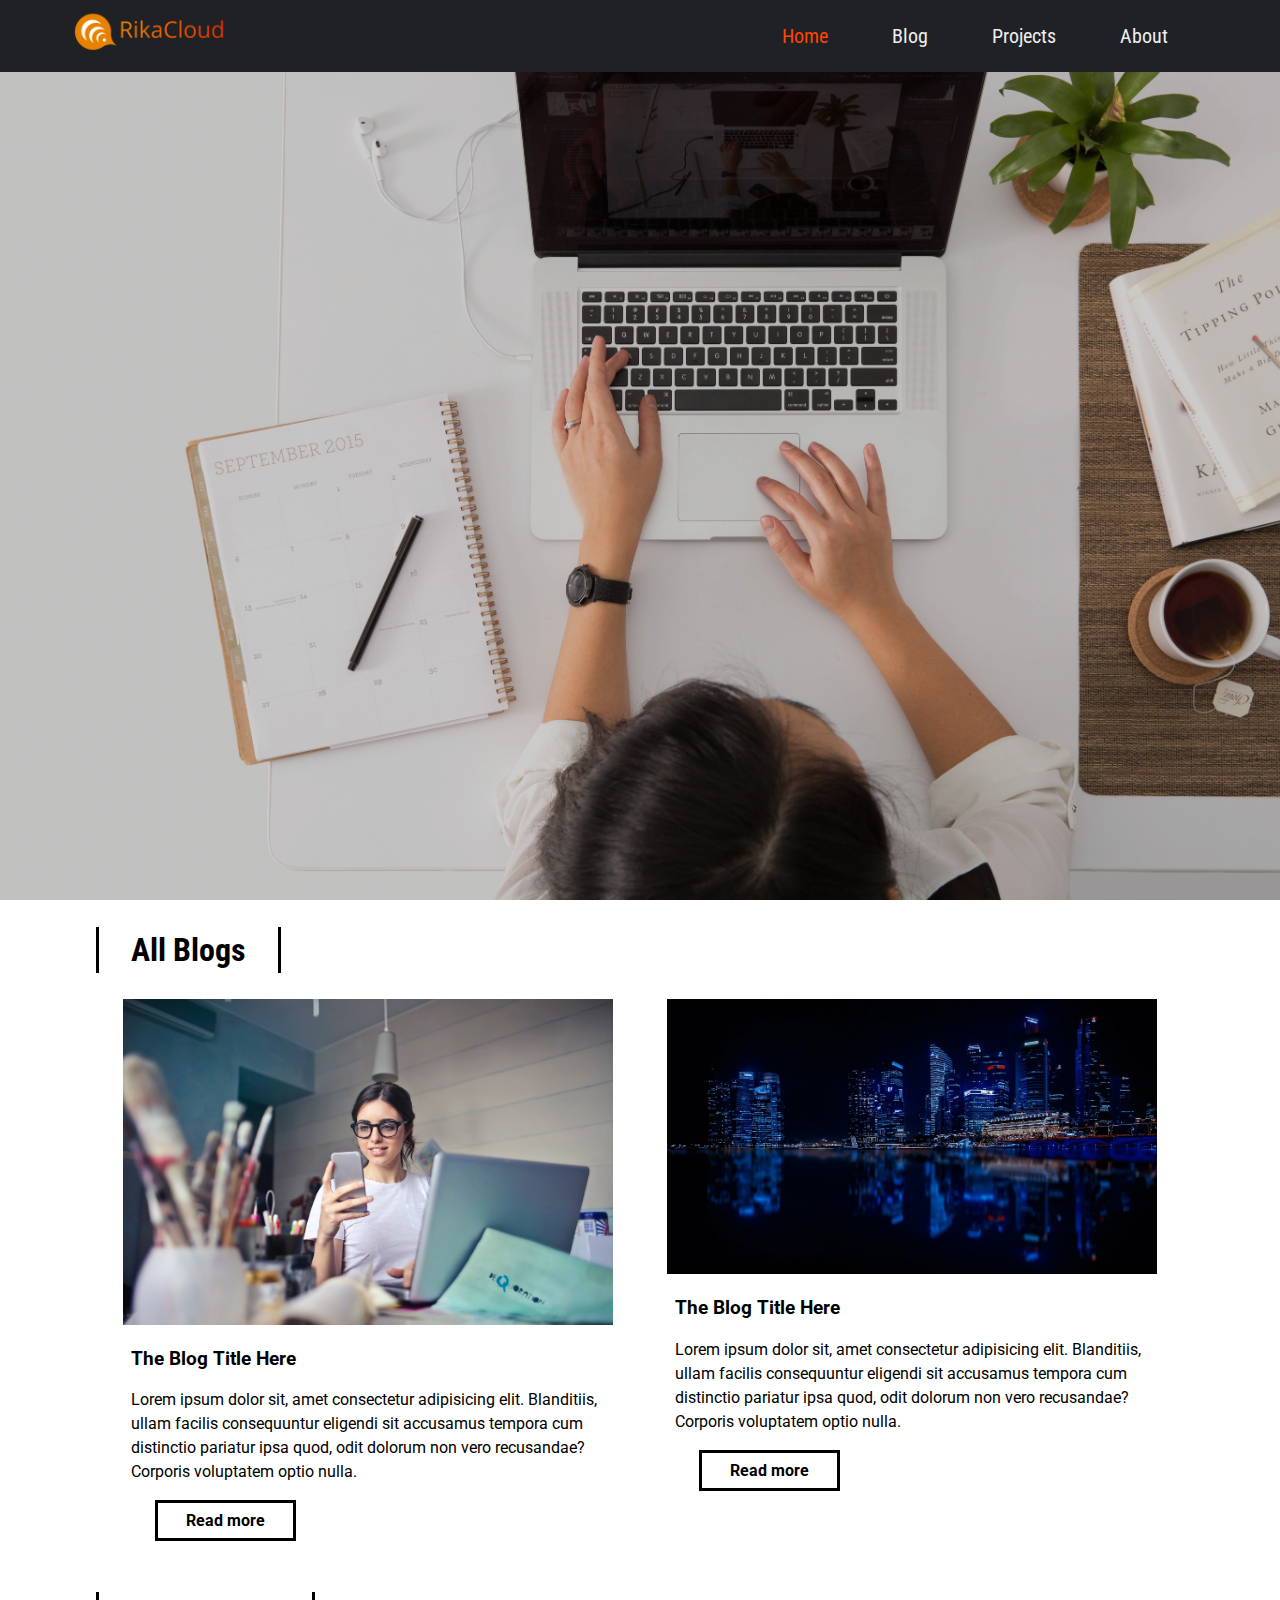
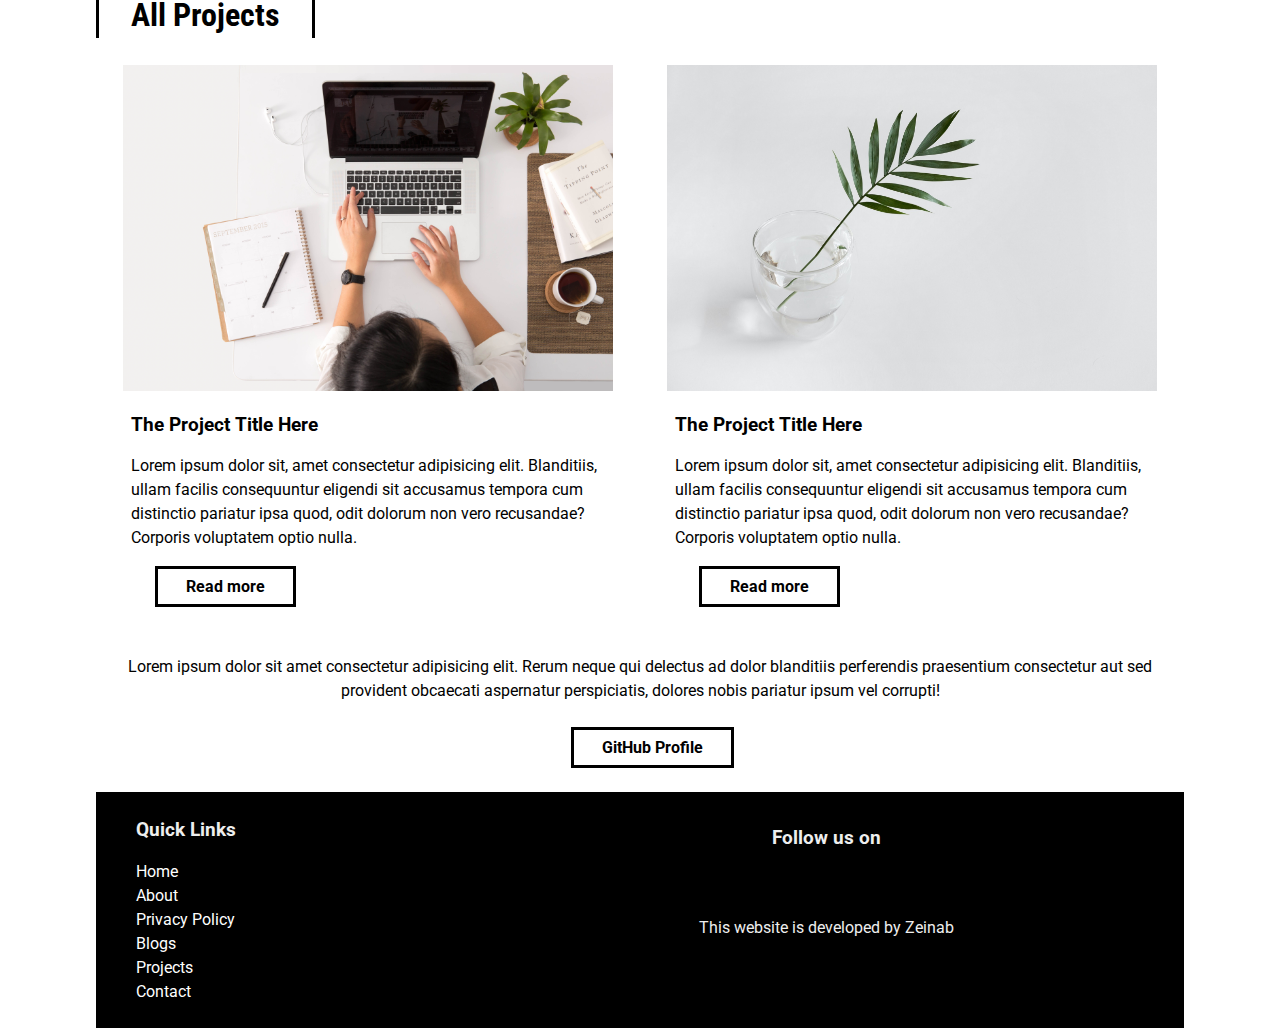
<file: index.html>
<!DOCTYPE html>
<html lang="en">

<head>
    <meta charset="UTF-8">
    <meta name="viewport" content="width=device-width, initial-scale=1.0">
    <meta http-equiv="X-UA-Compatible" content="ie=edge">
    <link rel="stylesheet" href="https://use.fontawesome.com/releases/v5.1.0/css/all.css" integrity="sha384-lKuwvrZot6UHsBSfcMvOkWwlCMgc0TaWr+30HWe3a4ltaBwTZhyTEggF5tJv8tbt"
        crossorigin="anonymous">
    <link href="https://fonts.googleapis.com/css?family=Roboto|Roboto+Condensed|Roboto+Slab" rel="stylesheet">
    <link rel="stylesheet" href="style.css">
    <title>RikaCloud</title>
</head>

<body>
    <div id="slideout-menu">
        <ul>
            <li>
                <a href="index.html">Home</a>
            </li>
            <li>
                <a href="blogslist.html">Blog</a>
            </li>
            <li>
                <a href="blogslist.html">Projects</a>
            </li>
            <li>
                <a href="about.html">About</a>
            </li>
            <li>
                <input type="text" placeholder="Search Here">
            </li>
        </ul>
    </div>

    <nav>
        <div id="logo-img">
            <a href="#">
                <img src="img/logo.png" alt="GTCoding Logo">
            </a>
        </div>
        <div id="menu-icon">
            <i class="fas fa-bars"></i>
        </div>
        <ul>
            <li>
                <a class="active" href="index.html">Home</a>
            </li>
            <li>
                <a href="blogslist.html">Blog</a>
            </li>
            <li>
                <a href="blogslist.html">Projects</a>
            </li>
            <li>
                <a href="about.html">About</a>
            </li>
            <li>
                <div id="search-icon">
                    <i class="fas fa-search"></i>
               </div>
            </li>
        </ul>
    </nav>

    <div id="searchbox">
        <input type="text" placeholder="Search Here">
    </div>

    <div id="banner">
    </div>

    <main>
        <a href="blogslist.html">
            <h2 class="section-heading">All Blogs</h2>
        </a>

        <section>
            <div class="card">
                <div class="card-image">
                    <a href="blogpost.html">
                        <img src="img/1.jpg" alt="Card Image">
                    </a>
                </div>

                <div class="card-description">
                    <a href="blogpost.html">
                        <h3>The Blog Title Here</h3>
                    </a>
                    <p>
                        Lorem ipsum dolor sit, amet consectetur adipisicing elit. Blanditiis, ullam facilis consequuntur eligendi sit accusamus tempora
                        cum distinctio pariatur ipsa quod, odit dolorum non vero recusandae? Corporis voluptatem optio nulla.
                    </p>
                    <a href="blogpost.html" class="btn-readmore">Read more</a>
                </div>
            </div>

            <div class="card">
                <div class="card-image">
                    <a href="blogpost.html">
                        <img src="img/2.jpg" alt="Card Image">
                    </a>
                </div>

                <div class="card-description">
                    <a href="blogpost.html">
                        <h3>The Blog Title Here</h3>
                    </a>
                    <p>
                        Lorem ipsum dolor sit, amet consectetur adipisicing elit. Blanditiis, ullam facilis consequuntur eligendi sit accusamus tempora
                        cum distinctio pariatur ipsa quod, odit dolorum non vero recusandae? Corporis voluptatem optio nulla.
                    </p>
                    <a href="blogpost.html" class="btn-readmore">Read more</a>
                </div>
            </div>
        </section>

        <a href="blogslist.html">
        	<h2 class="section-heading">All Projects</h2>
    	</a>

        <section>
            <div class="card">
                <div class="card-image">
                    <a href="blogpost.html">
                        <img src="img/3.jpg" alt="Card Image">
                    </a>
                </div>

                <div class="card-description">
                    <a href="#">
                        <h3>The Project Title Here</h3>
                    </a>
                    <p>
                        Lorem ipsum dolor sit, amet consectetur adipisicing elit. Blanditiis, ullam facilis consequuntur eligendi sit accusamus tempora
                        cum distinctio pariatur ipsa quod, odit dolorum non vero recusandae? Corporis voluptatem optio nulla.
                    </p>
                    <a href="#" class="btn-readmore">Read more</a>
                </div>
            </div>

            <div class="card">
                <div class="card-image">
                    <a href="blogpost.html">
                        <img src="img/4.jpg" alt="Card Image">
                    </a>
                </div>

                <div class="card-description">
                    <a href="blogpost.html">
                        <h3>The Project Title Here</h3>
                    </a>
                    <p>
                        Lorem ipsum dolor sit, amet consectetur adipisicing elit. Blanditiis, ullam facilis consequuntur eligendi sit accusamus tempora
                        cum distinctio pariatur ipsa quod, odit dolorum non vero recusandae? Corporis voluptatem optio nulla.
                    </p>
                    <a href="blogpost.html" class="btn-readmore">Read more</a>
                </div>
            </div>
        </section>

        <!-- <h2 class="section-heading">Source Code</h2> -->

        <section id="section-source">
            <p>
                Lorem ipsum dolor sit amet consectetur adipisicing elit. Rerum neque qui delectus ad dolor blanditiis perferendis praesentium
                consectetur aut sed provident obcaecati aspernatur perspiciatis, dolores nobis pariatur ipsum vel corrupti!
            </p>
            <a href="#" class="btn-readmore">GitHub Profile</a>
        </section>

        <footer>
            <div id="left-footer">
                <h3>Quick Links</h3>
                <p>
                    <ul>
                        <li>
                            <a href="#">Home</a>
                        </li>
                        <li>
                            <a href="#">About</a>
                        </li>
                        <li>
                            <a href="#">Privacy Policy</a>
                        </li>
                        <li>
                            <a href="#">Blogs</a>
                        </li>
                        <li>
                            <a href="#">Projects</a>
                        </li>
                        <li>
                            <a href="#">Contact</a>
                        </li>
                    </ul>
                </p>
            </div>

            <div id="right-footer">
                <h3>Follow us on</h3>
                <div id="social-media-footer">
                    <ul>
                        <li>
                            <a href="#">
                                <i class="fab fa-facebook"></i>
                            </a>
                        </li>
                        <li>
                            <a href="#">
                                <i class="fab fa-youtube"></i>
                            </a>
                        </li>
                        <li>
                            <a href="#">
                                <i class="fab fa-github"></i>
                            </a>
                        </li>
                    </ul>
                </div>
                <p>This website is developed by Zeinab</p>
            </div>
        </footer>

    </main>

    <script src="main.js"></script>
</body>

</html>
</file>
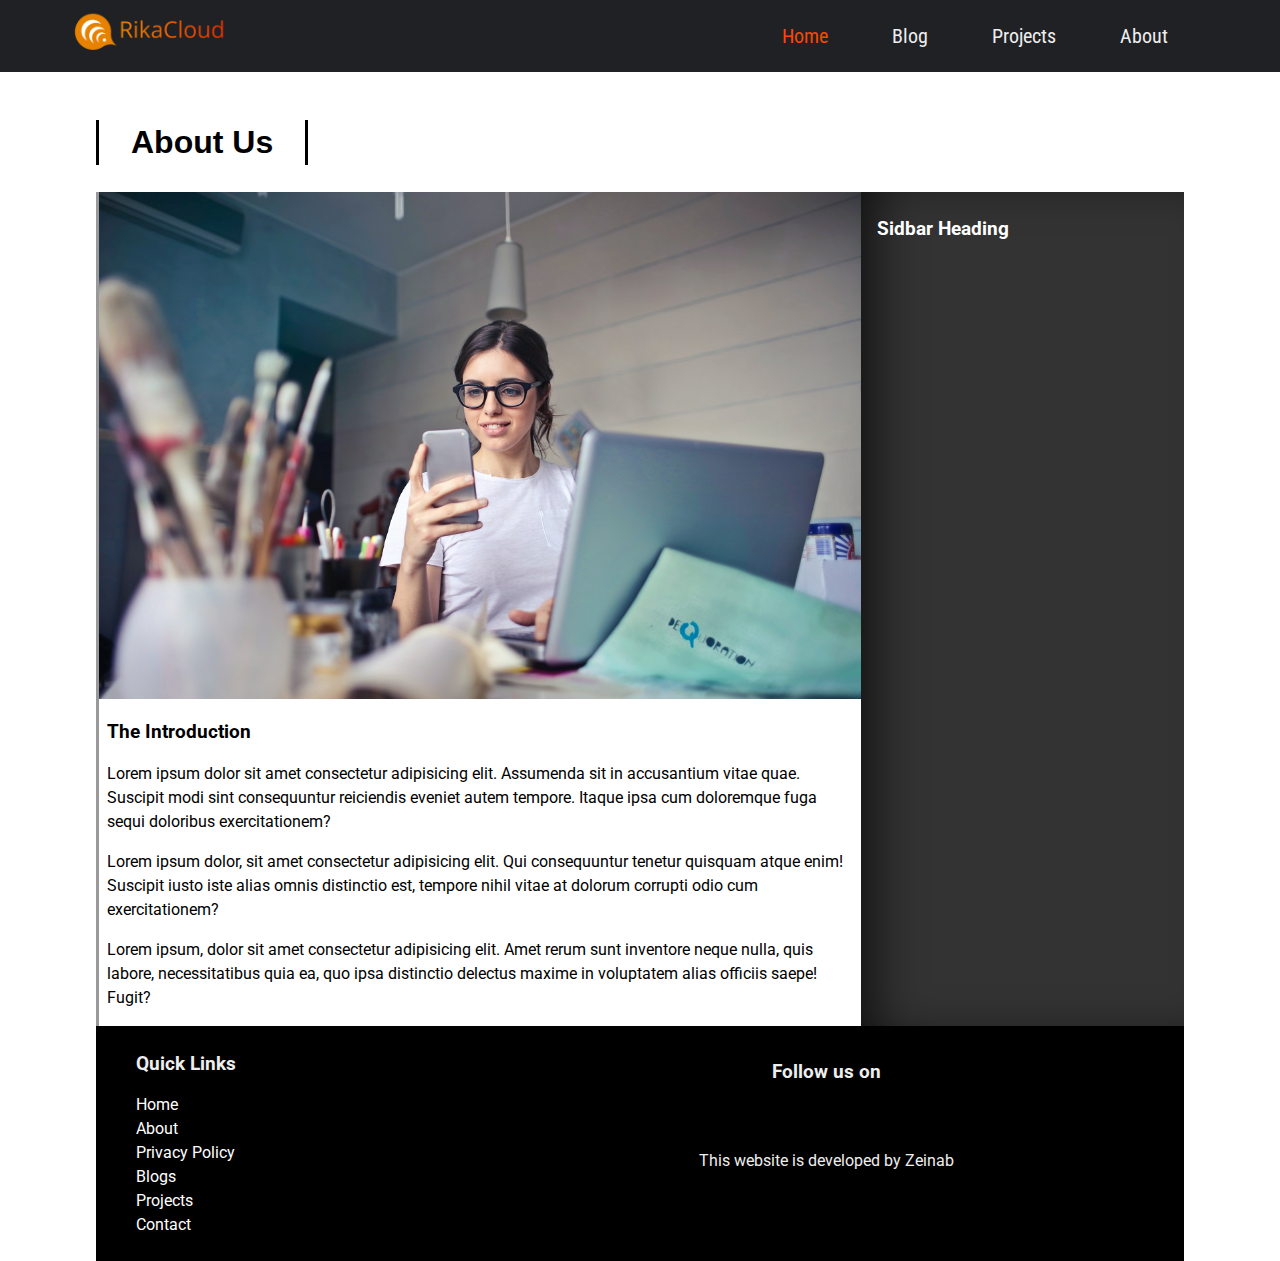
<file: about.html>
<!DOCTYPE html>
<html lang="en">

<head>
    <meta charset="UTF-8">
    <meta name="viewport" content="width=device-width, initial-scale=1.0">
    <meta http-equiv="X-UA-Compatible" content="ie=edge">
    <link rel="stylesheet" href="https://use.fontawesome.com/releases/v5.1.0/css/all.css" integrity="sha384-lKuwvrZot6UHsBSfcMvOkWwlCMgc0TaWr+30HWe3a4ltaBwTZhyTEggF5tJv8tbt"
        crossorigin="anonymous">
    <link href="https://fonts.googleapis.com/css?family=Roboto|Roboto+Condensed|Roboto+Slab" rel="stylesheet">
    <link rel="stylesheet" href="style.css">
    <title>RikaCloud</title>
</head>

<body>
    <div id="slideout-menu">
        <ul>
            <li>
                <a href="index.html">Home</a>
            </li>
            <li>
                <a href="blogslist.html">Blog</a>
            </li>
            <li>
                <a href="blogslist.html">Projects</a>
            </li>
            <li>
                <a href="about.html">About</a>
            </li>
            <li>
                <input type="text" placeholder="Search Here">
            </li>
        </ul>
    </div>

    <nav>
        <div id="logo-img">
            <a href="#">
                <img src="img/logo.png" alt="GTCoding Logo">
            </a>
        </div>
        <div id="menu-icon">
            <i class="fas fa-bars"></i>
        </div>
        <ul>
            <li>
                <a class="active" href="index.html">Home</a>
            </li>
            <li>
                <a href="blogslist.html">Blog</a>
            </li>
            <li>
                <a href="blogslist.html">Projects</a>
            </li>
            <li>
                <a href="about.html">About</a>
            </li>
            <li>
                <div id="search-icon">
                    <i class="fas fa-search"></i>
               </div>
            </li>
        </ul>
    </nav>

    <div id="searchbox">
        <input type="text" placeholder="Search Here">
    </div>

    <main>
    <h2 class="page-heading">About Us</h2>
    <div id="post-container">
        <section id="blogpost">
          <div class="card">
     
            <div class="card-image">
            <img src="img/1.jpg" alt="">
          </div>
          <div class="card-description">
              <h3>The Introduction</h3>
              <p>Lorem ipsum dolor sit amet consectetur adipisicing elit. Assumenda sit in accusantium vitae quae. Suscipit modi sint consequuntur reiciendis eveniet autem tempore. Itaque ipsa cum doloremque fuga sequi doloribus exercitationem?</p>
              <p>Lorem ipsum dolor, sit amet consectetur adipisicing elit. Qui consequuntur tenetur quisquam atque enim! Suscipit iusto iste alias omnis distinctio est, tempore nihil vitae at dolorum corrupti odio cum exercitationem?</p>
              <p>Lorem ipsum, dolor sit amet consectetur adipisicing elit. Amet rerum sunt inventore neque nulla, quis labore, necessitatibus quia ea, quo ipsa distinctio delectus maxime in voluptatem alias officiis saepe! Fugit?</p>
            </div>
        </div>

        </section>
         <aside id="sidebar">
           <h3>Sidbar Heading</h3>
         </aside>
    </div>

        <footer>
            <div id="left-footer">
                <h3>Quick Links</h3>
                <p>
                    <ul>
                        <li>
                            <a href="#">Home</a>
                        </li>
                        <li>
                            <a href="#">About</a>
                        </li>
                        <li>
                            <a href="#">Privacy Policy</a>
                        </li>
                        <li>
                            <a href="#">Blogs</a>
                        </li>
                        <li>
                            <a href="#">Projects</a>
                        </li>
                        <li>
                            <a href="#">Contact</a>
                        </li>
                    </ul>
                </p>
            </div>

            <div id="right-footer">
                <h3>Follow us on</h3>
                <div id="social-media-footer">
                    <ul>
                        <li>
                            <a href="#">
                                <i class="fab fa-facebook"></i>
                            </a>
                        </li>
                        <li>
                            <a href="#">
                                <i class="fab fa-youtube"></i>
                            </a>
                        </li>
                        <li>
                            <a href="#">
                                <i class="fab fa-github"></i>
                            </a>
                        </li>
                    </ul>
                </div>
                <p>This website is developed by Zeinab</p>
            </div>
        </footer>

    </main>

    <script src="main.js"></script>
</body>

</html>
</file>
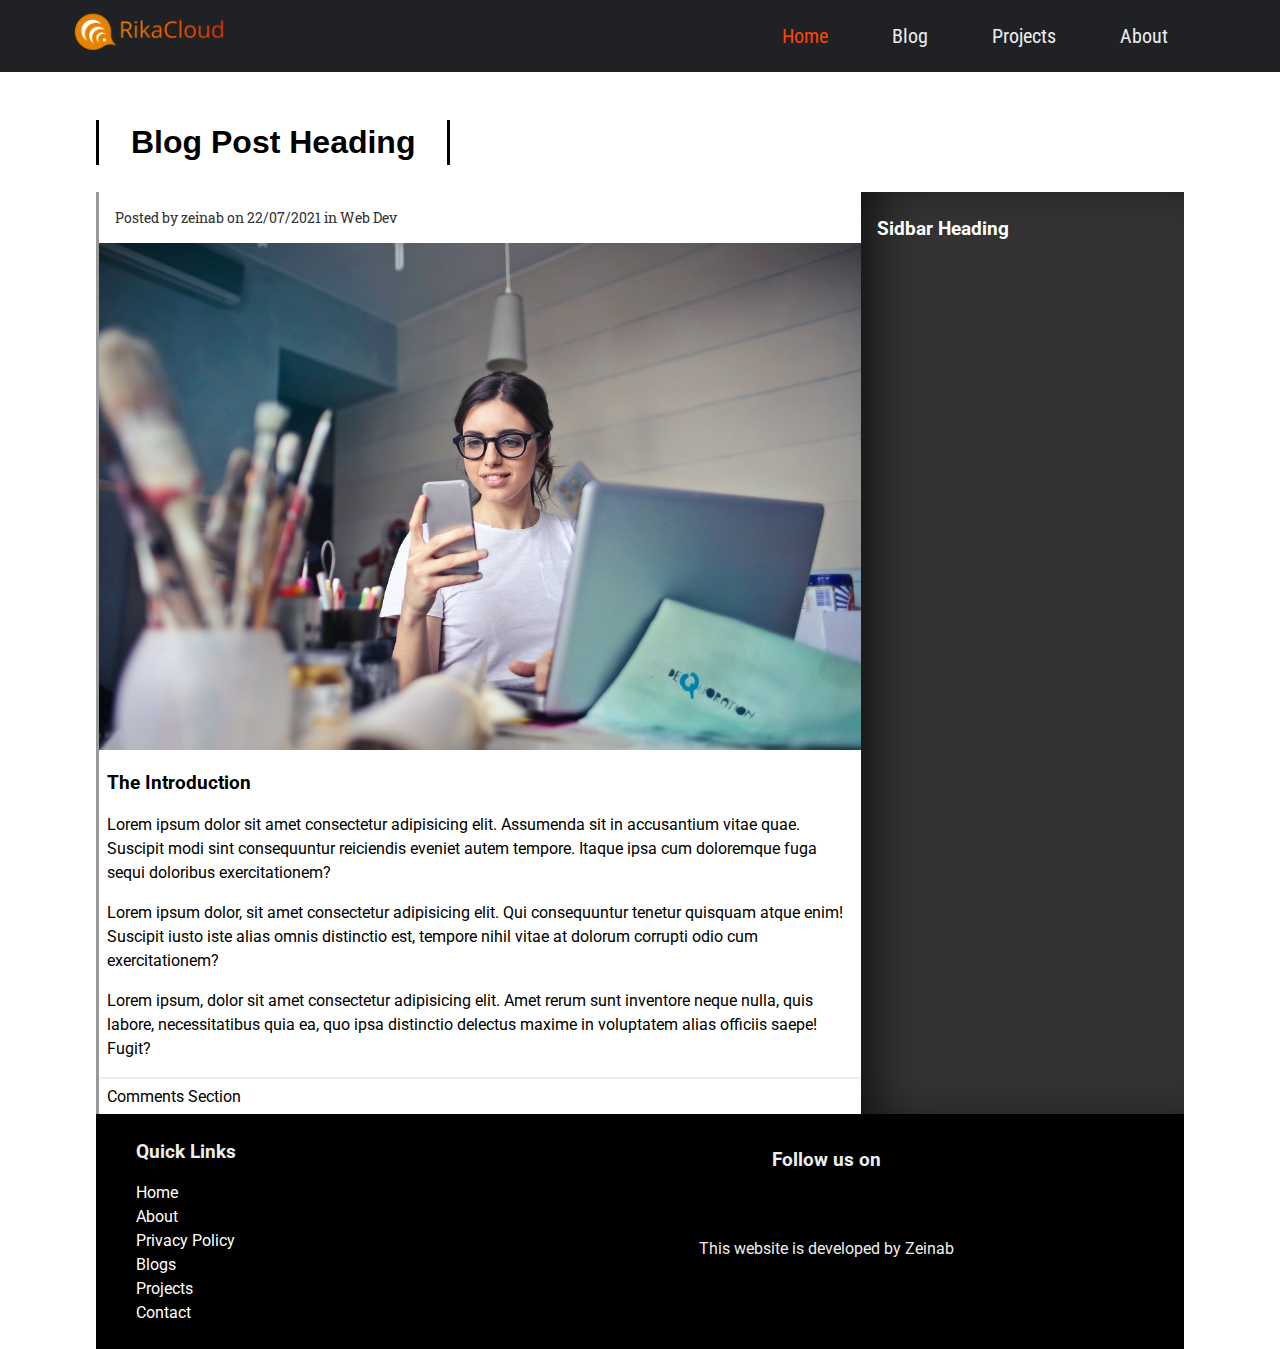
<file: blogpost.html>
<!DOCTYPE html>
<html lang="en">

<head>
    <meta charset="UTF-8">
    <meta name="viewport" content="width=device-width, initial-scale=1.0">
    <meta http-equiv="X-UA-Compatible" content="ie=edge">
    <link rel="stylesheet" href="https://use.fontawesome.com/releases/v5.1.0/css/all.css" integrity="sha384-lKuwvrZot6UHsBSfcMvOkWwlCMgc0TaWr+30HWe3a4ltaBwTZhyTEggF5tJv8tbt"
        crossorigin="anonymous">
    <link href="https://fonts.googleapis.com/css?family=Roboto|Roboto+Condensed|Roboto+Slab" rel="stylesheet">
    <link rel="stylesheet" href="style.css">
    <title>RikaCloud</title>
</head>

<body>
    <div id="slideout-menu">
        <ul>
            <li>
                <a href="index.html">Home</a>
            </li>
            <li>
                <a href="blogslist.html">Blog</a>
            </li>
            <li>
                <a href="blogslist.html">Projects</a>
            </li>
            <li>
                <a href="about.html">About</a>
            </li>
            <li>
                <input type="text" placeholder="Search Here">
            </li>
        </ul>
    </div>

    <nav>
        <div id="logo-img">
            <a href="#">
                <img src="img/logo.png" alt="GTCoding Logo">
            </a>
        </div>
        <div id="menu-icon">
            <i class="fas fa-bars"></i>
        </div>
        <ul>
            <li>
                <a class="active" href="index.html">Home</a>
            </li>
            <li>
                <a href="blogslist.html">Blog</a>
            </li>
            <li>
                <a href="blogslist.html">Projects</a>
            </li>
            <li>
                <a href="about.html">About</a>
            </li>
            <li>
                <div id="search-icon">
                    <i class="fas fa-search"></i>
               </div>
            </li>
        </ul>
    </nav>

    <div id="searchbox">
        <input type="text" placeholder="Search Here">
    </div>

    <main>
    <h2 class="page-heading">Blog Post Heading</h2>
    <div id="post-container">
        <section id="blogpost">
          <div class="card">
            <div class="card-meta-blogpost">
                Posted by zeinab on 22/07/2021 in 
                <a href="#">Web Dev</a>
            </div>
            <div class="card-image">
            <img src="img/1.jpg" alt="">
          </div>
          <div class="card-description">
              <h3>The Introduction</h3>
              <p>Lorem ipsum dolor sit amet consectetur adipisicing elit. Assumenda sit in accusantium vitae quae. Suscipit modi sint consequuntur reiciendis eveniet autem tempore. Itaque ipsa cum doloremque fuga sequi doloribus exercitationem?</p>
              <p>Lorem ipsum dolor, sit amet consectetur adipisicing elit. Qui consequuntur tenetur quisquam atque enim! Suscipit iusto iste alias omnis distinctio est, tempore nihil vitae at dolorum corrupti odio cum exercitationem?</p>
              <p>Lorem ipsum, dolor sit amet consectetur adipisicing elit. Amet rerum sunt inventore neque nulla, quis labore, necessitatibus quia ea, quo ipsa distinctio delectus maxime in voluptatem alias officiis saepe! Fugit?</p>
            </div>
        </div>
        <div id="comments-section">
          Comments Section
        </div>
        </section>
         <aside id="sidebar">
           <h3>Sidbar Heading</h3>
         </aside>
    </div>

        <footer>
            <div id="left-footer">
                <h3>Quick Links</h3>
                <p>
                    <ul>
                        <li>
                            <a href="#">Home</a>
                        </li>
                        <li>
                            <a href="#">About</a>
                        </li>
                        <li>
                            <a href="#">Privacy Policy</a>
                        </li>
                        <li>
                            <a href="#">Blogs</a>
                        </li>
                        <li>
                            <a href="#">Projects</a>
                        </li>
                        <li>
                            <a href="#">Contact</a>
                        </li>
                    </ul>
                </p>
            </div>

            <div id="right-footer">
                <h3>Follow us on</h3>
                <div id="social-media-footer">
                    <ul>
                        <li>
                            <a href="#">
                                <i class="fab fa-facebook"></i>
                            </a>
                        </li>
                        <li>
                            <a href="#">
                                <i class="fab fa-youtube"></i>
                            </a>
                        </li>
                        <li>
                            <a href="#">
                                <i class="fab fa-github"></i>
                            </a>
                        </li>
                    </ul>
                </div>
                <p>This website is developed by Zeinab</p>
            </div>
        </footer>

    </main>

    <script src="main.js"></script>
</body>

</html>
</file>
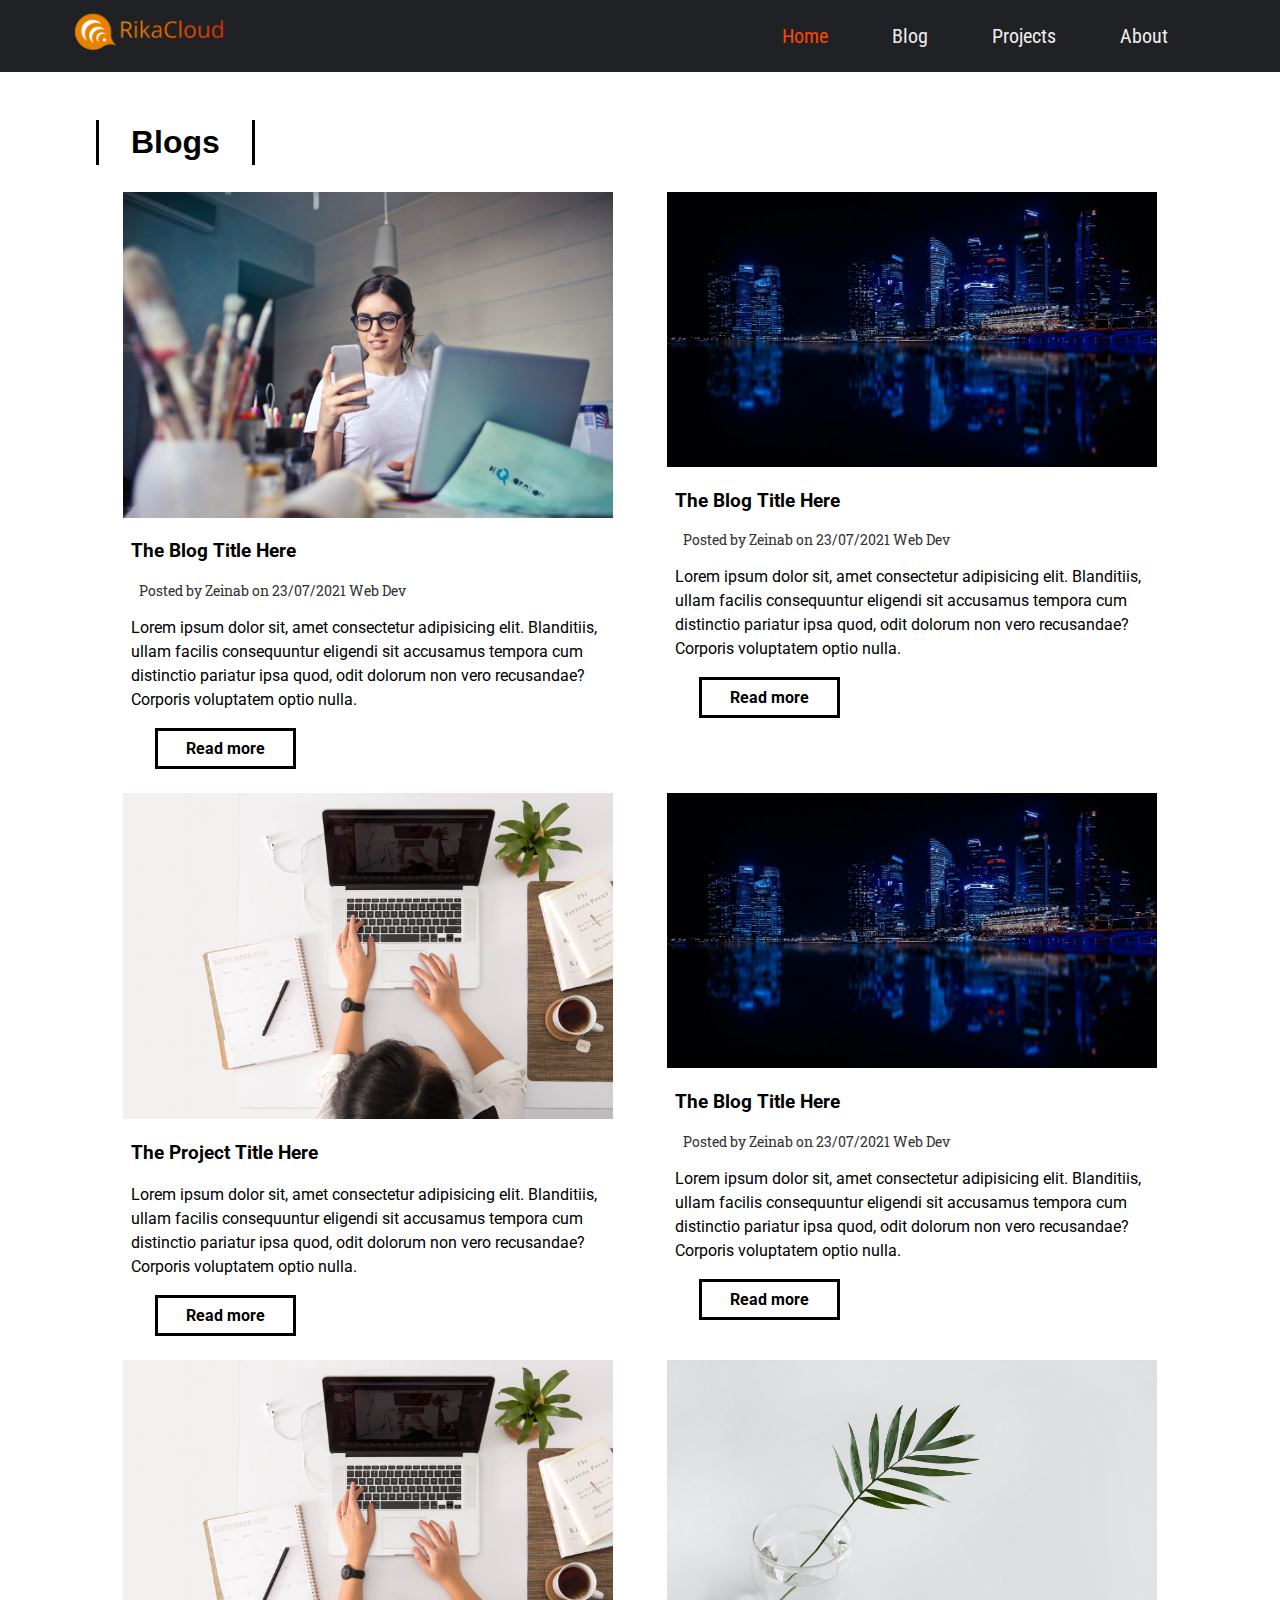
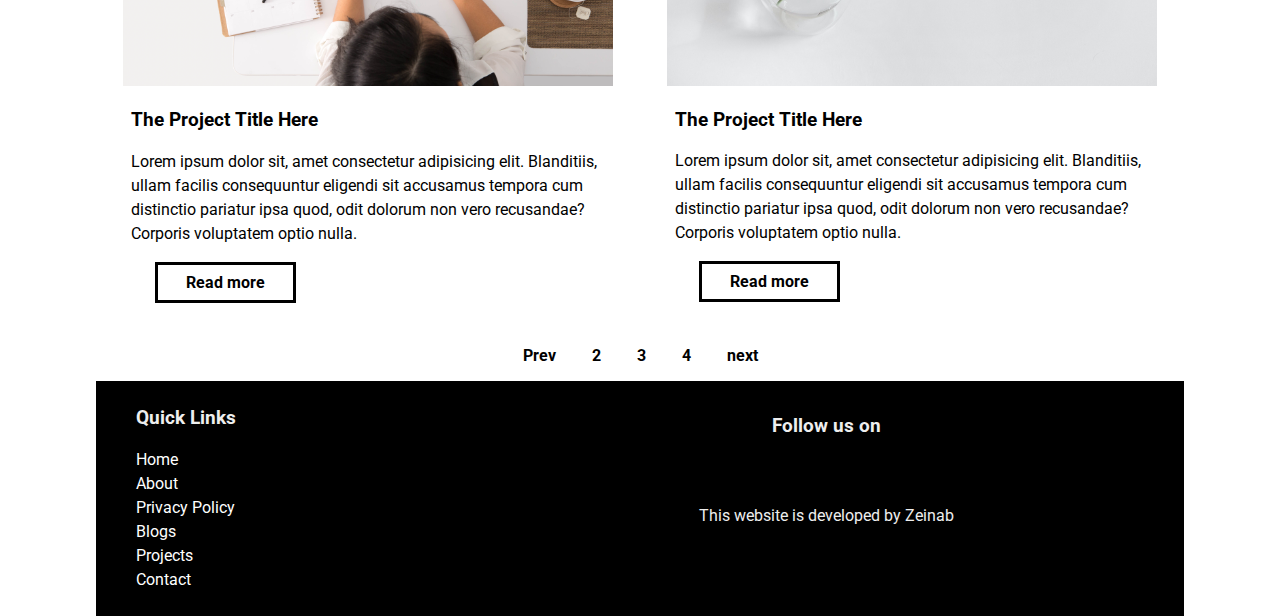
<file: blogslist.html>
<!DOCTYPE html>
<html lang="en">

<head>
    <meta charset="UTF-8">
    <meta name="viewport" content="width=device-width, initial-scale=1.0">
    <meta http-equiv="X-UA-Compatible" content="ie=edge">
    <link rel="stylesheet" href="https://use.fontawesome.com/releases/v5.1.0/css/all.css" integrity="sha384-lKuwvrZot6UHsBSfcMvOkWwlCMgc0TaWr+30HWe3a4ltaBwTZhyTEggF5tJv8tbt"
        crossorigin="anonymous">
    <link href="https://fonts.googleapis.com/css?family=Roboto|Roboto+Condensed|Roboto+Slab" rel="stylesheet">
    <link rel="stylesheet" href="style.css">
    <title>RikaCloud</title>
</head>

<body>
    <div id="slideout-menu">
        <ul>
            <li>
                <a href="index.html">Home</a>
            </li>
            <li>
                <a href="blogslist.html">Blog</a>
            </li>
            <li>
                <a href="blogslist.html">Projects</a>
            </li>
            <li>
                <a href="about.html">About</a>
            </li>
            <li>
                <input type="text" placeholder="Search Here">
            </li>
        </ul>
    </div>

    <nav>
        <div id="logo-img">
            <a href="#">
                <img src="img/logo.png" alt="GTCoding Logo">
            </a>
        </div>
        <div id="menu-icon">
            <i class="fas fa-bars"></i>
        </div>
        <ul>
            <li>
                <a class="active" href="index.html">Home</a>
            </li>
            <li>
                <a href="blogslist.html">Blog</a>
            </li>
            <li>
                <a href="blogslist.html">Projects</a>
            </li>
            <li>
                <a href="about.html">About</a>
            </li>
            <li>
                <div id="search-icon">
                    <i class="fas fa-search"></i>
               </div>
            </li>
        </ul>
    </nav>

    <div id="searchbox">
        <input type="text" placeholder="Search Here">
    </div>

    <main>
    <h2 class="page-heading">Blogs</h2>
        <section>
            <div class="card">

                <div class="card-image">
                    <a href="blogpost.html">
                        <img src="img/1.jpg" alt="Card Image">
                    </a>
                </div>

                <div class="card-description">
                    <a href="blogpost.html">
                        <h3>The Blog Title Here</h3>
                    </a>
                    <div class="card-meta">
                        Posted by Zeinab on 23/07/2021
                         <a href="#">Web Dev</a>
                    </div>
                    <p>
                        Lorem ipsum dolor sit, amet consectetur adipisicing elit. Blanditiis, ullam facilis consequuntur eligendi sit accusamus tempora
                        cum distinctio pariatur ipsa quod, odit dolorum non vero recusandae? Corporis voluptatem optio nulla.
                    </p>
                    <a href="blogpost.html" class="btn-readmore">Read more</a>
                </div>
            </div>

            <div class="card">
                <div class="card-image">
                    <a href="blogpost.html">
                        <img src="img/2.jpg" alt="Card Image">
                    </a>
                </div>

                <div class="card-description">
                    <a href="blogpost.html">
                        <h3>The Blog Title Here</h3>
                    </a>
                    <div class="card-meta">
                        Posted by Zeinab on 23/07/2021
                         <a href="#">Web Dev</a>
                    </div>
                    <p>
                        Lorem ipsum dolor sit, amet consectetur adipisicing elit. Blanditiis, ullam facilis consequuntur eligendi sit accusamus tempora
                        cum distinctio pariatur ipsa quod, odit dolorum non vero recusandae? Corporis voluptatem optio nulla.
                    </p>
                    <a href="blogpost.html" class="btn-readmore">Read more</a>
                </div>
            </div>
        </section>
        <section>
            <div class="card">
                <div class="card-image">
                    <a href="blogpost.html">
                        <img src="img/3.jpg" alt="Card Image">
                    </a>
                </div>
                   <div class="card-description">
                    <a href="#">
                        <h3>The Project Title Here</h3>
                    </a>
                    <p>
                        Lorem ipsum dolor sit, amet consectetur adipisicing elit. Blanditiis, ullam facilis consequuntur eligendi sit accusamus tempora
                        cum distinctio pariatur ipsa quod, odit dolorum non vero recusandae? Corporis voluptatem optio nulla.
                    </p>
                    <a href="#" class="btn-readmore">Read more</a>
                </div>
            </div>

            <div class="card">
                <div class="card-image">
                    <a href="blogpost.html">
                        <img src="img/2.jpg" alt="Card Image">
                    </a>
                </div>

                <div class="card-description">
                    <a href="blogpost.html">
                        <h3>The Blog Title Here</h3>
                    </a>
                    <div class="card-meta">
                        Posted by Zeinab on 23/07/2021
                         <a href="#">Web Dev</a>
                    </div>
                    <p>
                        Lorem ipsum dolor sit, amet consectetur adipisicing elit. Blanditiis, ullam facilis consequuntur eligendi sit accusamus tempora
                        cum distinctio pariatur ipsa quod, odit dolorum non vero recusandae? Corporis voluptatem optio nulla.
                    </p>
                    <a href="blogpost.html" class="btn-readmore">Read more</a>
                </div>
            </div>
        </section>
        <section>
            <div class="card">
                <div class="card-image">
                    <a href="blogpost.html">
                        <img src="img/3.jpg" alt="Card Image">
                    </a>
                </div>
                   <div class="card-description">
                    <a href="#">
                        <h3>The Project Title Here</h3>
                    </a>
                    <p>
                        Lorem ipsum dolor sit, amet consectetur adipisicing elit. Blanditiis, ullam facilis consequuntur eligendi sit accusamus tempora
                        cum distinctio pariatur ipsa quod, odit dolorum non vero recusandae? Corporis voluptatem optio nulla.
                    </p>
                    <a href="#" class="btn-readmore">Read more</a>
                </div>
            </div>

            <div class="card">
                <div class="card-image">
                    <a href="blogpost.html">
                        <img src="img/4.jpg" alt="Card Image">
                    </a>
                </div>

                <div class="card-description">
                    <a href="blogpost.html">
                        <h3>The Project Title Here</h3>
                    </a>
                    <p>
                        Lorem ipsum dolor sit, amet consectetur adipisicing elit. Blanditiis, ullam facilis consequuntur eligendi sit accusamus tempora
                        cum distinctio pariatur ipsa quod, odit dolorum non vero recusandae? Corporis voluptatem optio nulla.
                    </p>
                    <a href="blogpost.html" class="btn-readmore">Read more</a>
                </div>
            </div>
        </section>
     <div class="pagination">
         <a href="#">Prev</a>
         <a href="#">2</a>
         <a href="#">3</a>
         <a href="#">4</a>
         <a href="#">next</a>
     </div>

        <footer>
            <div id="left-footer">
                <h3>Quick Links</h3>
                <p>
                    <ul>
                        <li>
                            <a href="#">Home</a>
                        </li>
                        <li>
                            <a href="#">About</a>
                        </li>
                        <li>
                            <a href="#">Privacy Policy</a>
                        </li>
                        <li>
                            <a href="#">Blogs</a>
                        </li>
                        <li>
                            <a href="#">Projects</a>
                        </li>
                        <li>
                            <a href="#">Contact</a>
                        </li>
                    </ul>
                </p>
            </div>

            <div id="right-footer">
                <h3>Follow us on</h3>
                <div id="social-media-footer">
                    <ul>
                        <li>
                            <a href="#">
                                <i class="fab fa-facebook"></i>
                            </a>
                        </li>
                        <li>
                            <a href="#">
                                <i class="fab fa-youtube"></i>
                            </a>
                        </li>
                        <li>
                            <a href="#">
                                <i class="fab fa-github"></i>
                            </a>
                        </li>
                    </ul>
                </div>
                <p>This website is developed by Zeinab</p>
            </div>
        </footer>

    </main>

    <script src="main.js"></script>
</body>

</html>
</file>
<file: style.css>
body {
    font-family: 'Roboto', sans-serif;
    margin: 0;
}

h1{
    padding: 8px;
    background-color: grey;
    border-radius: 8px;
    margin: 0;
    font: size 64px;
    font-family: 'Roboto Slab', serif;
}

p{
    line-height: 1.5;
}

input,
textarea{
    height: 32px;
    padding: 0 16px;
    font-family: 'Roboto Condensed', 'sans-serif';
    font-size: 20px;
    border: none;
    box-shadow: inset 8px 3px 18px -4px rgba(0, 0, 0, 0.4);
}
input:focus,
textarea:focus{
    outline: none;
}

main {
    margin: 0 auto;
}
a {
    text-decoration: none;
    color: black;
}
a:hover{
    text-decoration: underline;
}

#banner {
    height: 100vh;
    display: flex;
    align-items: center;
    justify-content: center;
    flex-direction: column;
    background: rgb(0,0,0,0.2) url('img/3.jpg');
    background-size: cover;
    background-attachment: fixed;
    background-position: center;
    background-blend-mode: overlay;
    color: white;
}

#banner h3{
    background: black;
    border-radius: 8px;
    padding: 0 24px;
    font-size: 24px;
}

#searchbox{
    position: fixed;
    right: 0;
    top: 24px;
    width: 500px;
    pointer-events: none;
    z-index: 50;
    transition: 0.4s;
}

#searchbox input {
    height: 48px;
    width: 100%;
}

nav {
    height: 72px;
    background:#202125;
    width: 100%;
    margin: 0;
    position: fixed;
    font-family: 'Roboto Condensed', sans-serif;
    font-size: 20px;
    display: flex;
    justify-content: space-between;
    padding: 0  16px 0 0;
    box-sizing: border-box;
    z-index: 100;
}

nav a{
    padding: 0 32px;
    color: #eee;
    transition: 0.4s;
}

nav a:hover{
    text-decoration: none;
    color: grey;
}

nav ul{
  display: flex;
  list-style: none;
  justify-content: space-around;
  align-items: center;
  height: 100%;
  margin: 0;
}

.active {
    color: orangered;
}

#logo-img {
    display: flex;
    height: 100%;
    padding: 0 32px;
    align-items: center;
    color: white;
    transition: .4s;
}
#logo-img img {
    height: 50px;
}

/* #logo-img:hover{
    background: ;
} */

#menu-icon {
    height: 100%;
    font-size: 28px;
    padding: 0 4px;
    color: #eee;
    display: none;
    align-items: center;
}

#search-icon {
    color: white;
    padding: 0 32px;
    cursor: pointer;
    transition: 0.4s;
}

#search-icon:hover{
    color:wheat;
}

#slideout-menu {
    display: none;
    background: #2d3436;
    z-index: 100;
    position: fixed;
    transition: 0.4s;
    width: 100%;
    text-align: center;
    opacity: 0;
    pointer-events: none;
}

#slideout-menu ul {
    list-style: none;
    padding: 0 32px;
}

#slideout-menu ul li {
    padding: 8px;
}

#slideout-menu a{
    font-family: 'Roboto Condensed', sans-serif;
    font-size: 20px;
    color: white;
}

#slideout-menu input{
    width: 85%;
    padding: 8px;
    font-family: "Roboto Condensed", sans-serif;
    font-size: 20px;
    text-align: center;
}

section {
    display: flex;
    justify-content: space-around;
    flex-wrap: wrap;
}

.section-heading{
    font-size: 32px;
    font-family: 'Roboto Condensed', sans-serif;
    border-left: 3px solid black;
    border-right: 3px solid black;
    transition: all 0.4s;
    display: inline-block;
    padding: 4px 32px;
}

.section-heading:hover {
    padding: 4px 48px;
    background:orangered;
}

#section-source p {
    padding: 8px;
    text-align: center;
}

/* card */

.card-image{
    transition: 0.4s;
}

.card-image:hover {
    box-shadow: 0 10px 6px -6px #777;
}

.card .card-description{
    padding: 0 8px;
}

.card-meta-blogpost{
    color: #333;
    font-size: 14px;
    padding: 16px;
    font-family: 'Roboto Slab', serif;
}

.card-meta-blogpost a{
    color: #333;
}

/* button readmore */

.btn-readmore{
    padding: 8px 28px;
    border: 3px solid black;
    transition: 0.4s;
    display: inline-block;
    margin-bottom: 24px;
    margin-left: 24px;
    font-weight: bold;
    cursor: pointer;
    background: white;

}

.btn-readmore:hover{
    background: orangered;
    text-decoration: none;
    padding: 8px 64px;
    color: white;
}

footer{
    background:black;
    padding: 8px;
    color: #eee;
    display: flex;
}

footer a {
    color: white;
}

footer #left-footer{
    flex:1;
    /* border-right: 1px solid orangered; */
    padding-left: 32px;
}

footer #left-footer ul{
    padding: 0;
    list-style: none;
    line-height: 1.5;
}

footer #right-footer{
    flex: 2;
    padding: 8px;
    text-align: center;
}

footer #social-media-footer a .fa-facebook,
footer #social-media-footer a .fa-youtube,
footer #social-media-footer a .fa-github{
    color: white;
    transition: 0.4s;
}

footer #social-media-footer ul{
    display: flex;
    list-style: none;
    justify-content: center;
    padding: 0;
}
 
footer #social-media-footer ul li{
    font-size: 48px;
    padding: 16px;
    transition: 0.4s;
}

footer #social-media-footer ul li:hover a .fa-youtube{
    color:orangered;
}

footer #social-media-footer ul li:hover a .fa-facebook{
    color: #3b5998;
}

footer #social-media-footer ul li:hover a .fa-github{
    color: #bbb;
}

/* Blog List Page */

.page-heading{
    font-size: 32px;
    font-family: 'Robto Condensed', sans-serif;
    border-left: 3px solid black;
    border-right: 3px solid black;
    transition: all 0.4s;
    display: inline-block;
    padding: 4px 32px;
    margin-top: 120px;
}

.page-heading:hover{
    padding: 4px 48px;
    background: orangered;
}

.card-meta {
    color: #333;
    font-size: 14px;
    padding-left: 8px;
    font-family: 'Roboto Slab', serif;
}

.card-meta a{
    color: #333;
}

/* Pagination */
.pagination{
    padding: 8px;
    text-align: center;
    font-weight: bold;
}

.pagination a{
    border-top: 3px solid white;
    display: inline-block;
    padding: 8px 16px;
    transition: 0.4s;
}

.pagination a:hover{
    text-decoration: none;
    border-top: 3px solid black;
}

/* single Blogpost */

#post-container{
    display: flex;
}

#blogpost{
    display: flex;
    flex-direction: column;
    width: 70%;
    border-left: solid #999;
}

#blogpost .card{
    width: 100%;
}

#blogpost .card-image:hover{
    box-shadow: none;
}

/* sidebar */

#sidebar{
    background: #333;
    flex: 1;
    padding: 8px 16px;
    color: white;
    box-shadow: inset 27px 0 51px -18px rgba(0,0,0,0.75);
}

/* comments section */

#comments-section{
     border-top: 2px solid #eee;
     padding: 8px;
}

/* media queries */

@media(max-width: 900px){
    nav ul {
        display: none;
    }

    #menu-icon{
        display: flex;
    }

    #slideout-menu {
        display: block;
    }

    #searchbox{
        display: none;
    }

    #blogpost{
        width: 100%;
        border-left: 0;
    }
    #sidbar{
        display: none;
    }
}

@media(max-width:719px){
    main{
        width: 95%;
    }
    section{
        flex-direction: column;
    }
    .card,
    .card .card-image img {
        width: 100%;
    }
    footer{
        flex-direction: column;
        text-align: center;
    }
    footer #left-footer{
        flex: 1;
        border-right: 0;
        border-left: 0;
    }
    footer #right-footer {
        background: #eee;
        color: black;
    }

    footer #right-footer a {
        color: black;
    }

    footer #social-media-footer a .fa-facebook,
    footer #social-media-footer a .fa-youtube,
    footer #social-media-footer a .fa-github{
        color: black;
        transition: 0.4s;
    }
     
}

@media (max-width:600px){
    main{
        width: 100%;
    }
    h1{
        font-size: 48px;
    }

    #banner h3{
        font-size: 20px;
    }
    .card{
        text-align: center;
    }

    #logo-img{
        padding: 0;
    }
}

@media(min-width:720px){
    main{
        width: 95%;
    }
    .card {
        width: 45%;
    }
   .card .card-image img{
       width: 100%;
    }
}

@media(min-width:1200px){
  main{
      width: 85%;
  }
}
</file>
